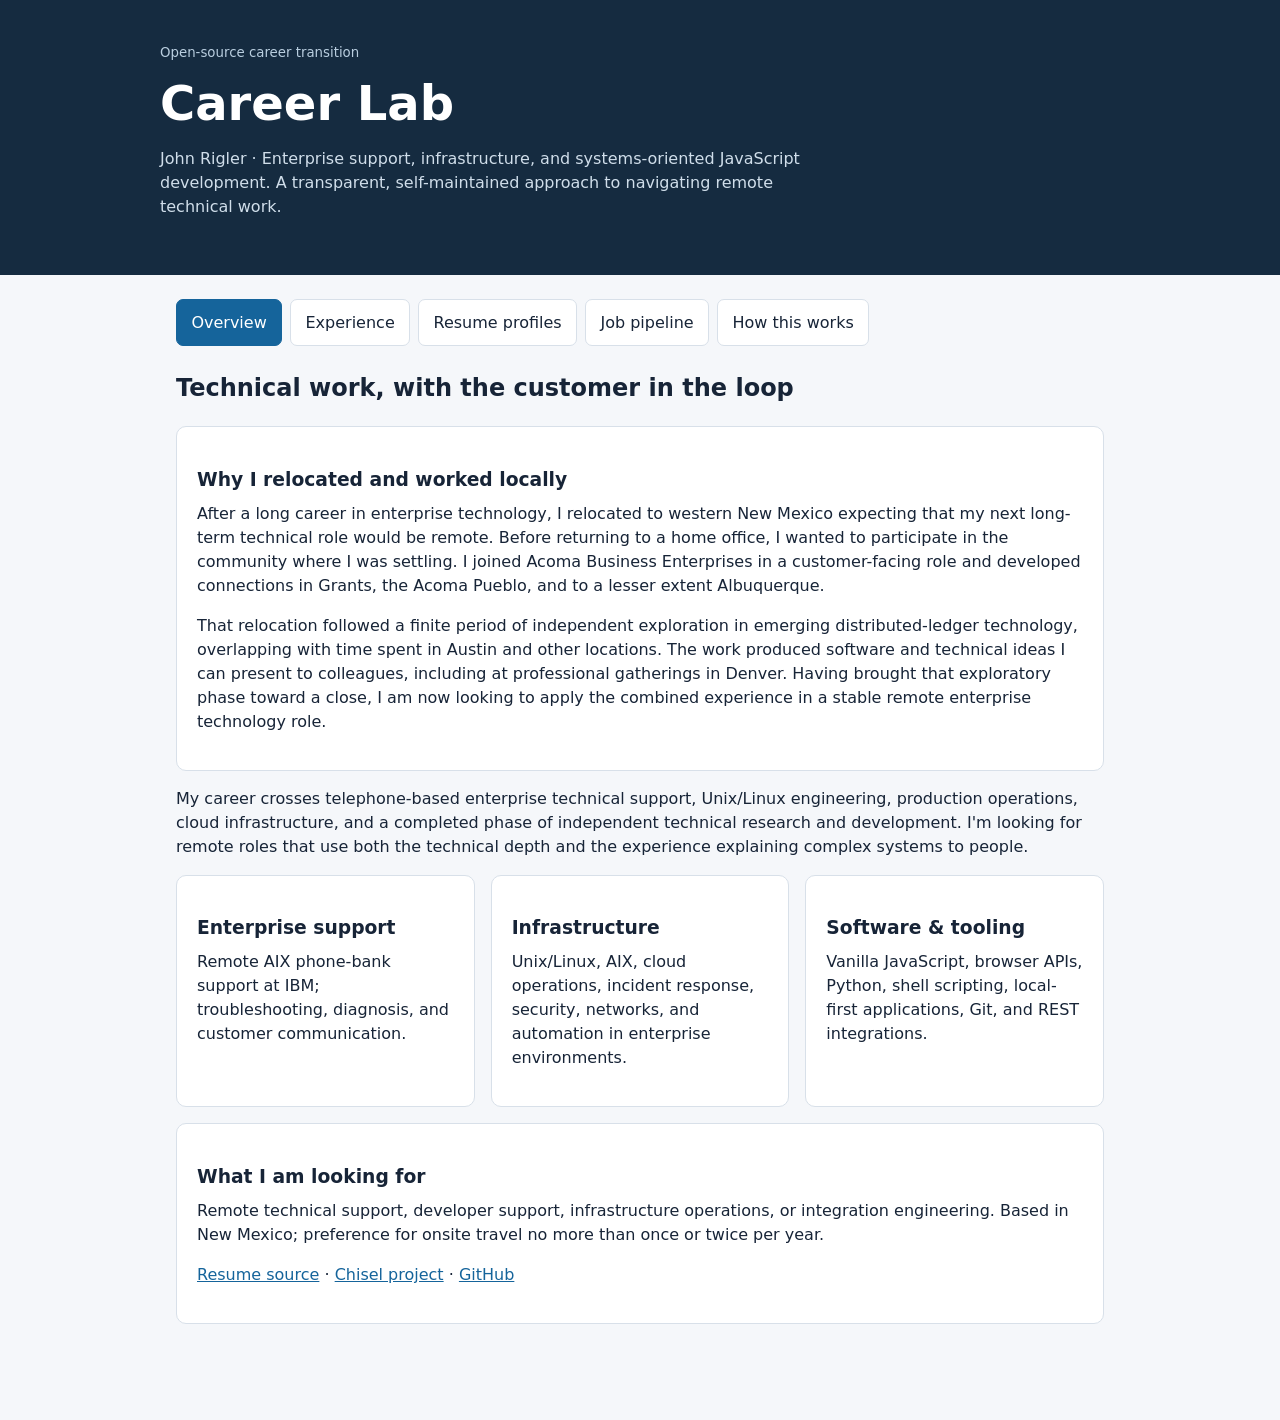
<file: career/index.html>
<!doctype html>
<html lang="en"><head><meta charset="utf-8"><meta name="viewport" content="width=device-width,initial-scale=1">
<title>Career Lab | John Rigler</title>
<style>
:root{font-family:system-ui,-apple-system,sans-serif;color-scheme:light;--ink:#172437;--muted:#586779;--bg:#f5f7fa;--line:#d8e0e9;--accent:#15649b}*{box-sizing:border-box}body{margin:0;background:var(--bg);color:var(--ink);line-height:1.5}header{padding:2.5rem max(1rem,calc((100vw - 960px)/2));background:#152b40;color:white}header p{max-width:650px;color:#d0deea}h1{font-size:clamp(2rem,5vw,3rem);margin:.2rem 0}main{max-width:960px;margin:auto;padding:1.5rem 1rem 5rem}nav{display:flex;flex-wrap:wrap;gap:.5rem;margin-bottom:1.5rem}button,.button{background:white;border:1px solid var(--line);border-radius:7px;padding:.65rem .9rem;color:var(--ink);font:inherit;cursor:pointer}button.active,button.primary{background:var(--accent);color:white;border-color:var(--accent)}a{color:var(--accent)}section[hidden]{display:none}article,.panel{background:white;border:1px solid var(--line);border-radius:10px;padding:1.25rem;margin:1rem 0}h2{margin-top:0}h3{margin-bottom:.25rem}p{margin:.5rem 0 1rem}.muted,small{color:var(--muted)}.grid{display:grid;grid-template-columns:repeat(auto-fit,minmax(240px,1fr));gap:1rem}.grid article{margin:0}label{display:block;font-weight:600;margin:.75rem 0 .25rem}input,select,textarea{font:inherit;width:100%;border:1px solid #b7c5d2;padding:.65rem;border-radius:6px;background:white}textarea{min-height:85px}.actions{display:flex;gap:.5rem;flex-wrap:wrap;margin-top:1rem}.job{display:flex;justify-content:space-between;align-items:start;gap:1rem}.job h3{margin-top:0;overflow-wrap:anywhere}.badge{color:#36506b;background:#eaf1f7;border-radius:50px;padding:.2rem .6rem;font-size:.8rem;white-space:nowrap}.notice{border-left:4px solid #97701c;padding:.7rem 1rem;background:#fff8e7}ul{padding-left:1.3rem}@media print{header,nav,.no-print,#pipeline,#process{display:none!important}main{padding:0}article{break-inside:avoid;border:0;padding:.4rem 0}}
</style></head><body>
<header><small style="color:#b9cedf">Open-source career transition</small><h1>Career Lab</h1><p>John Rigler · Enterprise support, infrastructure, and systems-oriented JavaScript development. A transparent, self-maintained approach to navigating remote technical work.</p></header>
<main>
<nav aria-label="Sections"><button class="active" data-tab="overview">Overview</button><button data-tab="experience">Experience</button><button data-tab="profiles">Resume profiles</button><button data-tab="pipeline">Job pipeline</button><button data-tab="process">How this works</button></nav>
<section id="overview"><h2>Technical work, with the customer in the loop</h2><article><h3>Why I relocated and worked locally</h3><p>After a long career in enterprise technology, I relocated to western New Mexico expecting that my next long-term technical role would be remote. Before returning to a home office, I wanted to participate in the community where I was settling. I joined Acoma Business Enterprises in a customer-facing role and developed connections in Grants, the Acoma Pueblo, and to a lesser extent Albuquerque.</p><p>That relocation followed a finite period of independent exploration in emerging distributed-ledger technology, overlapping with time spent in Austin and other locations. The work produced software and technical ideas I can present to colleagues, including at professional gatherings in Denver. Having brought that exploratory phase toward a close, I am now looking to apply the combined experience in a stable remote enterprise technology role.</p></article><p>My career crosses telephone-based enterprise technical support, Unix/Linux engineering, production operations, cloud infrastructure, and a completed phase of independent technical research and development. I'm looking for remote roles that use both the technical depth and the experience explaining complex systems to people.</p><div class="grid"><article><h3>Enterprise support</h3><p>Remote AIX phone-bank support at IBM; troubleshooting, diagnosis, and customer communication.</p></article><article><h3>Infrastructure</h3><p>Unix/Linux, AIX, cloud operations, incident response, security, networks, and automation in enterprise environments.</p></article><article><h3>Software & tooling</h3><p>Vanilla JavaScript, browser APIs, Python, shell scripting, local-first applications, Git, and REST integrations.</p></article></div><article><h3>What I am looking for</h3><p>Remote technical support, developer support, infrastructure operations, or integration engineering. Based in New Mexico; preference for onsite travel no more than once or twice per year.</p><p><a href="https://github.com/johnrigler/resume">Resume source</a> · <a href="https://github.com/johnrigler/chisel">Chisel project</a> · <a href="https://github.com/johnrigler">GitHub</a></p></article></section>
<section id="experience" hidden><h2>Selected experience</h2><article><h3>Acoma Business Enterprises · 2025–present</h3><p>Cashier / food service. Current customer-facing employment in the Pueblo of Acoma, New Mexico.</p></article><article><h3>Chisel / Ledger Liberty · Independent research phase</h3><p>Browser-first JavaScript systems, APIs, cryptographic transaction tooling, and local-first deployment research. The principal exploratory development phase has drawn to a close; the work remains available for demonstration and technical discussion.</p></article><article><h3>Total Ancillary · 2022–2024</h3><p>Contract technology architecture and cloud deployment in healthcare technology.</p></article><article><h3>Coinbase · 2021–2022</h3><p>Site reliability and back-end infrastructure work supporting deployment and production operations.</p></article><article><h3>IBM and IBM SoftLayer · earlier roles</h3><p>Remote telephone-bank AIX technical support; Unix engineering, cloud infrastructure, production support, security and automation.</p><p class="muted">This is a selective public overview, not a complete employment chronology. Full factual dates are available on appropriate application forms.</p></article></section>
<section id="profiles" hidden><h2>Resume profiles</h2><p><a class="button" href="resume.html">Open printable resume builder →</a></p><p class="muted">Different summaries of the same factual experience. These are positioning drafts, not fabricated titles or employment dates.</p><div class="grid"><article><h3>Enterprise Support</h3><p>Technical escalation, remote AIX phone support, customer communication, root cause analysis, Linux, APIs, and operations.</p><button class="copy" data-profile="support">Copy summary</button></article><article><h3>Infrastructure / DevOps</h3><p>Linux/AIX, cloud, security, incident response, automation, production reliability and integration.</p><button class="copy" data-profile="infra">Copy summary</button></article><article><h3>Customer Service</h3><p>Current customer-facing employment, remote technical phone support, calm troubleshooting and documentation.</p><button class="copy" data-profile="service">Copy summary</button></article></div><div class="actions no-print"><button onclick="window.print()">Print current page</button><a href="https://github.com/johnrigler/resume/tree/master/career">View source and scorecard</a></div></section>
<section id="pipeline" hidden><h2>Private job pipeline</h2><p class="notice"><strong>Stored only in this browser.</strong> Job entries are not uploaded to GitHub or any server. Export JSON regularly to preserve your records, especially if you change devices. This is not encrypted storage. Do not enter personal or sensitive information.</p>
<form id="job-form" class="panel"><div class="grid"><div><label for="company">Company</label><input id="company" required maxlength="100"></div><div><label for="role">Role</label><input id="role" required maxlength="140"></div><div><label for="url">Job URL</label><input id="url" type="url" placeholder="https://..."></div><div><label for="status">Status</label><select id="status"><option>Researching</option><option>Ready</option><option>Applied</option><option>Interview</option><option>Offer</option><option>Closed</option></select></div><div><label for="travel">Travel / remote restrictions</label><input id="travel" placeholder="Unknown"></div><div><label for="pay">Base pay</label><input id="pay" placeholder="Unknown"></div></div><label for="notes">Next action / notes (non-sensitive)</label><textarea id="notes"></textarea><div class="actions"><button class="primary" type="submit">Save opportunity</button><button type="reset">Clear form</button></div></form>
<div class="actions no-print"><button id="export">Export JSON</button><button id="import">Import JSON</button><input id="import-file" type="file" accept="application/json,.json" hidden></div><div id="jobs" aria-live="polite"></div></section>
<section id="process" hidden><h2>Why the process is public</h2><p>After years in enterprise infrastructure, a geographically mobile period of independent technology exploration, and a subsequent move to western New Mexico, I wanted a structured way to return to remote technical employment. Instead of treating each posting as an isolated form, I built a small system for assessing roles, selecting truthful career evidence, and tracking next actions.</p><article><h3>Design principles</h3><ul><li>Static HTML, CSS, and vanilla JavaScript; no Node or backend required.</li><li>Public case study and experience summaries are deliberately separate from private job records.</li><li>Browser-only pipeline with explicit JSON export/import; no telemetry or accounts.</li><li>Readable source, portable files, and no vendor-specific build system.</li><li>GitHub Issues can track public development tasks, not private recruiting conversations.</li></ul></article><p>This project is itself a demonstration of applied troubleshooting, information architecture, and lightweight software design. <a href="https://github.com/johnrigler/resume/tree/master/career">Inspect the source and workflow</a>.</p></section>
</main><script>
'use strict';
const $=id=>document.getElementById(id), key='career-lab-jobs-v1';
const summaries={support:'Enterprise technical support engineer with remote telephone-based AIX support at IBM, production troubleshooting, Linux/Unix and cloud experience, and current customer-facing employment. Comfortable diagnosing complex systems and communicating technical findings clearly.',infra:'Infrastructure and production operations engineer experienced with AIX, Linux, cloud platforms, networking, security remediation, automation, CI/CD, incident response, and JavaScript/Python tooling.',service:'Customer-facing employee with remote telephone-based enterprise technical support experience, technical troubleshooting background, and current cashier/food-service responsibilities. Interested in reliable remote service and support work.'};
document.querySelectorAll('[data-tab]').forEach(btn=>btn.addEventListener('click',()=>{document.querySelectorAll('[data-tab]').forEach(b=>b.classList.toggle('active',b===btn));document.querySelectorAll('main section').forEach(s=>s.hidden=s.id!==btn.dataset.tab);}));
document.querySelectorAll('.copy').forEach(b=>b.addEventListener('click',async()=>{try{await navigator.clipboard.writeText(summaries[b.dataset.profile]);b.textContent='Copied';}catch{prompt('Copy summary',summaries[b.dataset.profile]);}}));
let entries=[];try{const saved=JSON.parse(localStorage.getItem(key)||'[]');if(Array.isArray(saved))entries=saved;}catch{}
function persist(){localStorage.setItem(key,JSON.stringify(entries));render();}
function safeUrl(url){try{const u=new URL(url);return ['https:','http:'].includes(u.protocol)?u.href:null;}catch{return null;}}
function render(){const root=$('jobs');root.replaceChildren();if(!entries.length){const p=document.createElement('p');p.className='muted';p.textContent='No saved opportunities yet.';root.append(p);}entries.forEach(item=>{const article=document.createElement('article');article.className='job';const info=document.createElement('div'),h=document.createElement('h3');h.textContent=item.company+' · '+item.role;info.append(h);const p=document.createElement('p');p.textContent=[item.pay,item.travel,item.notes].filter(Boolean).join(' | ');info.append(p);if(safeUrl(item.url)){const link=document.createElement('a');link.href=safeUrl(item.url);link.target='_blank';link.rel='noopener noreferrer';link.textContent='Open posting';info.append(link);}const side=document.createElement('div'),status=document.createElement('span');status.className='badge';status.textContent=item.status;const del=document.createElement('button');del.textContent='Delete';del.style.display='block';del.style.marginTop='.5rem';del.addEventListener('click',()=>{if(confirm('Delete this local opportunity?')){entries=entries.filter(x=>x.id!==item.id);persist();}});side.append(status,del);article.append(info,side);root.append(article);});}
$('job-form').addEventListener('submit',ev=>{ev.preventDefault();const val=id=>$(id).value.trim();entries.unshift({id:crypto.randomUUID?crypto.randomUUID():String(Date.now())+String(Math.random()),company:val('company'),role:val('role'),url:val('url'),status:val('status'),travel:val('travel'),pay:val('pay'),notes:val('notes')});persist();ev.target.reset();});
$('export').addEventListener('click',()=>{const blob=new Blob([JSON.stringify({version:1,exportedAt:new Date().toISOString(),jobs:entries},null,2)],{type:'application/json'}),a=document.createElement('a'),url=URL.createObjectURL(blob);a.href=url;a.download='career-jobs.json';a.click();setTimeout(()=>URL.revokeObjectURL(url),1000);});
$('import').addEventListener('click',()=>$('import-file').click());
$('import-file').addEventListener('change',async ev=>{const file=ev.target.files[0];if(!file)return;try{const parsed=JSON.parse(await file.text());if(parsed.version!==1||!Array.isArray(parsed.jobs)||parsed.jobs.length>2000)throw Error('Invalid export');const sanitized=parsed.jobs.map(x=>({id:String(x.id||Math.random()),company:String(x.company||'').slice(0,100),role:String(x.role||'').slice(0,140),url:String(x.url||'').slice(0,2048),status:['Researching','Ready','Applied','Interview','Offer','Closed'].includes(x.status)?x.status:'Researching',travel:String(x.travel||'').slice(0,500),pay:String(x.pay||'').slice(0,200),notes:String(x.notes||'').slice(0,4000)}));if(confirm('Replace your current local pipeline with '+sanitized.length+' imported entries?')){entries=sanitized;persist();}}catch(e){alert('Could not import: '+e.message);}ev.target.value='';});render();
</script></body></html>
</file>
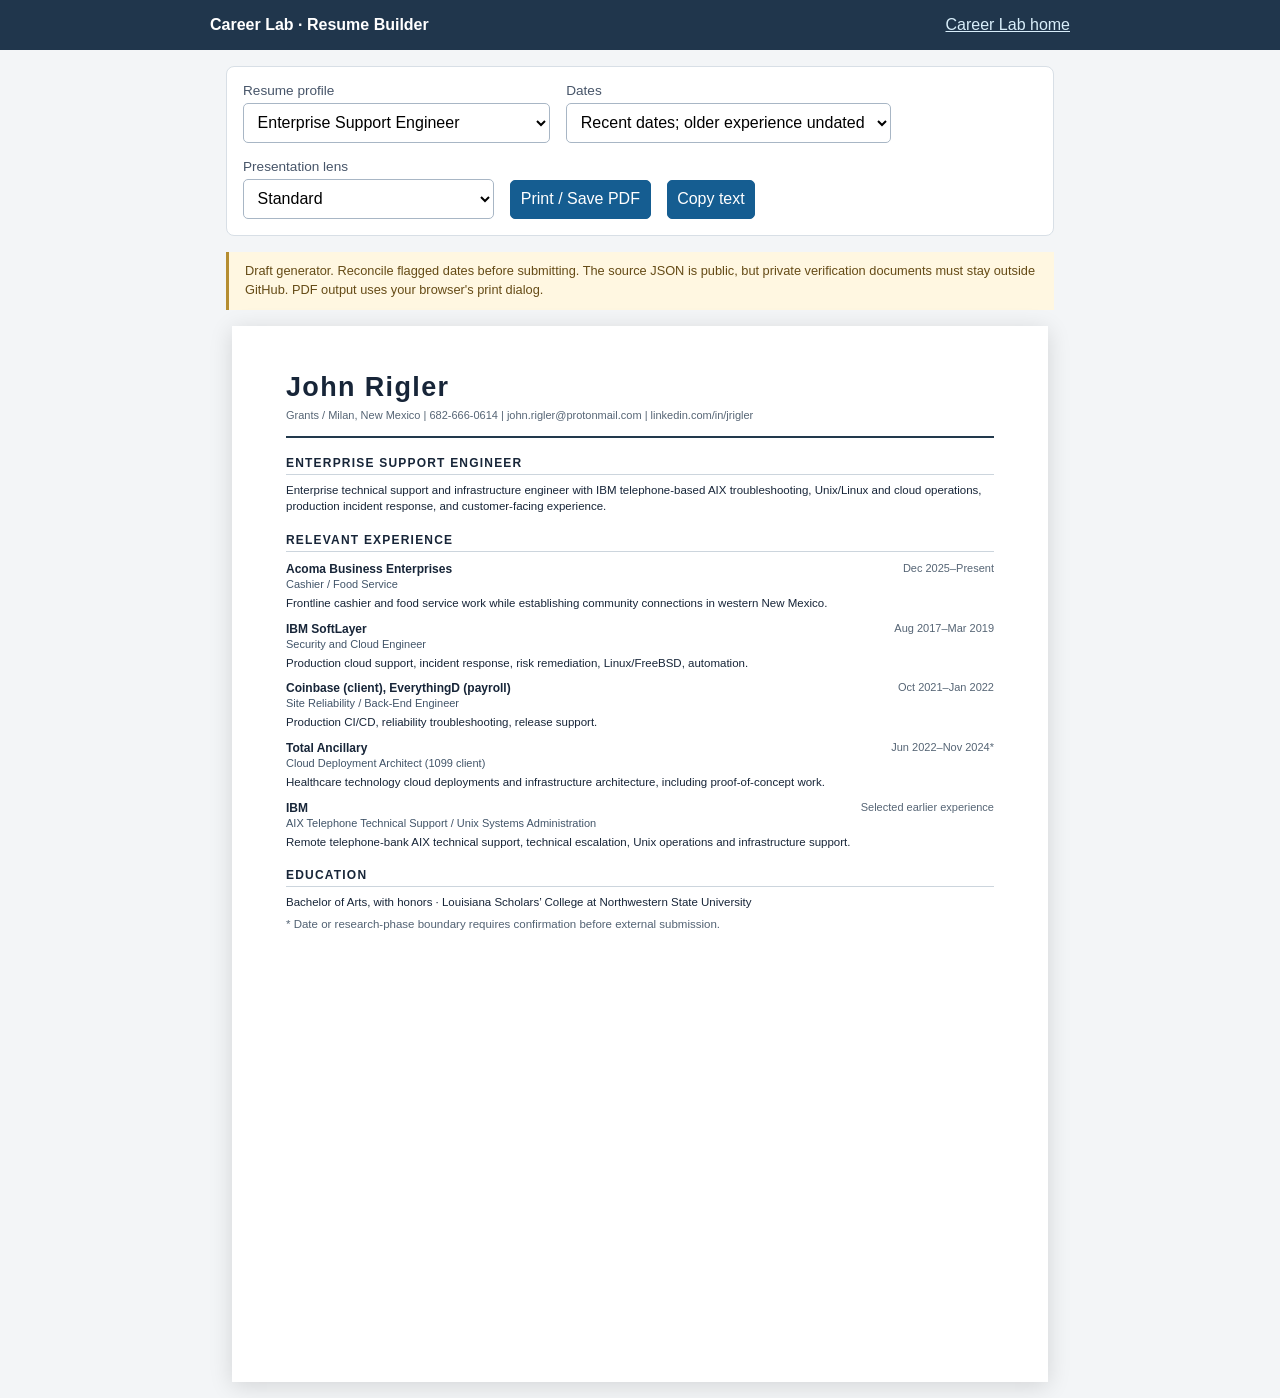
<file: career/resume.html>
<!doctype html>
<html lang="en"><head><meta charset="utf-8"><meta name="viewport" content="width=device-width,initial-scale=1">
<title>Resume Builder | John Rigler</title>
<style>
:root{font-family:Arial,Helvetica,sans-serif;color:#172538;background:#f3f5f7}*{box-sizing:border-box}body{margin:0}header{padding:1rem max(1rem,calc((100vw - 860px)/2));background:#20364c;color:white}header a{color:#d8eefa}.wrap{max-width:860px;margin:auto;padding:1rem}.controls{background:white;border:1px solid #d8dfe6;border-radius:8px;padding:1rem;margin-bottom:1rem;display:flex;gap:1rem;align-items:end;flex-wrap:wrap}.controls label{display:block;font-size:.85rem;color:#475569;margin-bottom:.3rem}.controls select,.controls button{font:inherit;padding:.6rem;border-radius:5px;border:1px solid #a8b6c5;background:white}.controls button{background:#155d91;color:white;cursor:pointer;border-color:#155d91}.page{background:white;max-width:816px;min-height:1056px;margin:auto;padding:46px 54px;box-shadow:0 4px 22px #0002}.resume-head{border-bottom:2px solid #22394c;padding-bottom:12px;margin-bottom:16px}.resume-head h1{font-size:27px;letter-spacing:.05em;margin:0}.resume-head p{font-size:11px;color:#566575;margin:5px 0 0}h2{font-size:12px;text-transform:uppercase;letter-spacing:.1em;border-bottom:1px solid #ccd5dd;padding-bottom:4px;margin:18px 0 7px}h3{font-size:12px;margin:0}.date{font-size:11px;color:#566575;white-space:nowrap}p,li{font-size:11.5px;line-height:1.45;margin:5px 0}.entry{break-inside:avoid;margin:10px 0}.line{display:flex;justify-content:space-between;gap:1rem}.sub{font-size:11px;color:#425569;margin-top:2px}.notice{font-size:.8rem;color:#654b16;background:#fff7e1;padding:.65rem 1rem;margin-bottom:1rem;border-left:3px solid #b58d31}.muted{color:#526273}#error{color:#9a2020}@page{size:letter;margin:0}@media print{html,body{background:white}.no-print{display:none!important}.wrap{max-width:none;padding:0}.page{box-shadow:none;margin:0;max-width:none;min-height:0;padding:.56in .65in}h2{margin-top:14px}}@media(max-width:650px){.page{padding:24px;min-height:0}.line{flex-direction:column;gap:0}.date{white-space:normal}}
</style></head><body>
<header class="no-print"><strong>Career Lab · Resume Builder</strong> <span style="float:right"><a href="index.html">Career Lab home</a></span></header>
<div class="wrap"><div class="controls no-print">
<div><label for="profile">Resume profile</label><select id="profile"><option value="enterprise-support">Enterprise Support Engineer</option><option value="infrastructure">Infrastructure / DevOps</option><option value="customer-support">Customer / Technical Support</option><option value="technical-advisor">Principal Technical Advisor / Architect</option></select></div>
<div><label for="dates">Dates</label><select id="dates"><option value="recent">Recent dates; older experience undated</option><option value="all">Show recorded dates</option></select></div>
<div><label for="leadership">Presentation lens</label><select id="leadership"><option value="off">Standard</option><option value="on">Strategic technical leadership</option></select></div><button id="print" type="button">Print / Save PDF</button><button id="copy" type="button">Copy text</button>
</div><p class="notice no-print">Draft generator. Reconcile flagged dates before submitting. The source JSON is public, but private verification documents must stay outside GitHub. PDF output uses your browser's print dialog.</p><div id="error" class="no-print" role="status"></div><div class="page" id="resume"></div></div>
<script>
'use strict';
const $=id=>document.getElementById(id);
const contact={name:'John Rigler',location:'Grants / Milan, New Mexico',email:'john.rigler@protonmail.com',phone:'682-666-0614',linkedin:'linkedin.com/in/jrigler'};
const fallback={entries:[
{id:'acoma',employer:'Acoma Business Enterprises',role:'Cashier / Food Service',displayDate:'Dec 2025–Present',start:'2025-12',dateStatus:'payroll-confirmed-as-of-2026-08',summary:'Frontline cashier and food service work while establishing community connections in western New Mexico.'},
{id:'softlayer',employer:'IBM SoftLayer',role:'Security and Cloud Engineer',displayDate:'Aug 2017–Mar 2019',start:'2017-08',dateStatus:'resume-supported',summary:'Production cloud support, incident response, risk remediation, Linux/FreeBSD and automation.'},
{id:'coinbase',employer:'Coinbase (client), EverythingD (payroll)',role:'Site Reliability / Back-End Engineer',displayDate:'Oct 2021–Jan 2022',start:'2021-10',dateStatus:'client-payroll-distinction',summary:'Production CI/CD, reliability troubleshooting and release support.'},
{id:'total',employer:'Total Ancillary',role:'Cloud Deployment Architect (1099 client)',displayDate:'Jun 2022–Nov 2024 (end date under review)',start:'2022-06',dateStatus:'conflicting-resumes',summary:'Healthcare technology cloud deployments and infrastructure architecture, including proof-of-concept work.'},
{id:'ibm',employer:'IBM',role:'AIX Telephone Technical Support / Unix Systems Administration',displayDate:'1996–2006',start:'1996',dateStatus:'resume-supported',summary:'Remote telephone-bank AIX technical support, technical escalation, Unix operations and infrastructure support.'},
{id:'consulting',employer:'Independent Consulting / Secret Beach Solutions',role:'Infrastructure, DevOps and Security Consultant',displayDate:'Mar 2019–Jun 2022',start:'2019-03',dateStatus:'resume-supported',summary:'Infrastructure engineering, automation, systems integration and client engagements.'},
{id:'bofa',employer:'Bank of America (client), Insight Global (payroll)',role:'Infrastructure / DevOps',displayDate:'Jun 2016–Apr 2017 (payroll)',start:'2016-06',dateStatus:'client-payroll-distinction',summary:'Private cloud operations, configuration management, reporting and automation.'},
{id:'capitalone',employer:'Capital One (client), Global Employment Solutions (payroll)',role:'Infrastructure Analyst / SRE',displayDate:'Aug 2015–Apr 2016 (payroll)',start:'2015-08',dateStatus:'client-payroll-distinction',summary:'Unix fleet inventory, systems automation, SQL reporting and production support.'},
{id:'chisel',employer:'Chisel / Ledger Liberty',role:'Independent technical research',displayDate:'Research phase beginning 2024; conclusion date to confirm',start:'2024',dateStatus:'needs-review',summary:'Finite technical exploration involving vanilla JavaScript, browser interfaces, decentralized ledgers, IPFS, and transaction tooling.'}]};
const profiles={profiles:[
{id:'enterprise-support',name:'Enterprise Support Engineer',summary:'Enterprise technical support and infrastructure engineer with IBM telephone-based AIX troubleshooting, Unix/Linux and cloud operations, production incident response, and customer-facing experience.',include:['acoma','softlayer','coinbase','total','ibm']},
{id:'infrastructure',name:'Infrastructure / DevOps',summary:'Enterprise infrastructure engineer covering Unix/Linux, cloud, security, CI/CD, incident response, automation and independent JavaScript/API tooling.',include:['softlayer','consulting','coinbase','total','bofa','capitalone','chisel']},
{id:'customer-support',name:'Customer / Technical Support',summary:'Customer-facing employee with hands-on remote telephone technical support experience, systems troubleshooting, documentation and operational discipline.',include:['acoma','ibm','softlayer','total']}
],leadershipMode:{label:'Strategic technical leadership',headline:'Principal / Staff Technical Advisor',summary:'Senior enterprise technologist bringing systems-level judgment to cloud infrastructure, reliability, security and application integration. Experienced in technical leadership, architecture and cross-team collaboration, with a preference for individual-contributor or advisory responsibilities over line management.',preferredEvidence:['total','consulting','softlayer','coinbase','bofa','capitalone','ibm']}};
let source=fallback,sets=profiles;const el=(tag,text,cls)=>{const n=document.createElement(tag);if(text!==undefined)n.textContent=text;if(cls)n.className=cls;return n;};
function render(){const profile=sets.profiles.find(p=>p.id===$('profile').value)||sets.profiles[0],root=$('resume');root.replaceChildren();const head=el('div',undefined,'resume-head');head.append(el('h1',contact.name),el('p',[contact.location,contact.phone,contact.email,contact.linkedin].join('  |  ')));const strategic=$('leadership').value==='on';const lens=sets.leadershipMode||profiles.leadershipMode;root.append(head,el('h2',strategic?lens.headline:profile.name),el('p',strategic?lens.summary:profile.summary),el('h2','Relevant experience'));
const ids=strategic?[...new Set([...lens.preferredEvidence.filter(id=>profile.include.includes(id)),...profile.include])]:profile.include;const entries=ids.map(id=>source.entries.find(e=>e.id===id)).filter(Boolean);
for(const entry of entries){const section=el('div',undefined,'entry'),line=el('div',undefined,'line');line.append(el('h3',entry.employer));let date=entry.displayDate||'';if($('dates').value==='recent' && /^\d{4}$/.test(entry.start||'')&&Number(entry.start)<2010)date='Selected earlier experience';if(entry.dateStatus==='conflicting-resumes'||entry.dateStatus==='needs-review')date=date.replace(/ \(end date under review\)/,'')+'*';line.append(el('span',date,'date'));section.append(line,el('div',entry.role,'sub'),el('p',entry.summary));root.append(section);}
root.append(el('h2','Education'),el('p',"Bachelor of Arts, with honors · Louisiana Scholars’ College at Northwestern State University"));
if(entries.some(e=>['conflicting-resumes','needs-review'].includes(e.dateStatus)))root.append(el('p','* Date or research-phase boundary requires confirmation before external submission.','muted'));
}
$('profile').addEventListener('change',render);$('dates').addEventListener('change',render);$('leadership').addEventListener('change',render);$('print').addEventListener('click',()=>window.print());$('copy').addEventListener('click',async()=>{const t=$('resume').innerText;try{await navigator.clipboard.writeText(t);$('copy').textContent='Copied';}catch{prompt('Copy resume',t);}});
Promise.all([fetch('data/experience.json').then(r=>{if(!r.ok)throw Error('Experience data unavailable');return r.json();}),fetch('data/profiles.json').then(r=>{if(!r.ok)throw Error('Profiles unavailable');return r.json();})]).then(([a,b])=>{source=a;sets=b;render();}).catch(()=>{$('error').textContent='Using bundled offline snapshot. Open through GitHub Pages or another web server for current JSON records.';render();});render();
</script></body></html>
</file>
